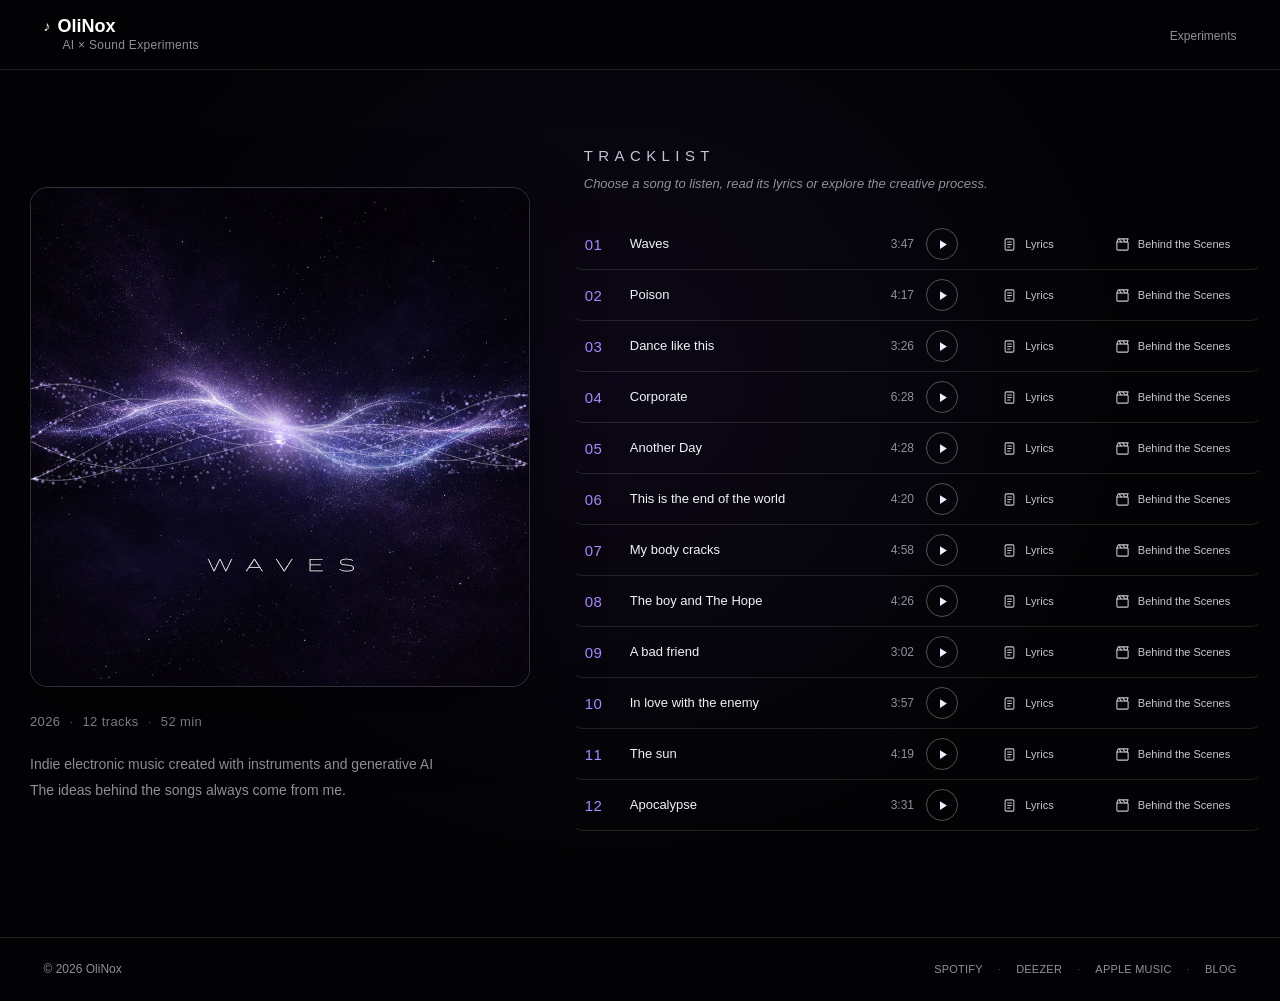
<file: index.html>
<!DOCTYPE html>
<html lang="en">
<head>
  <meta charset="UTF-8">
  <meta name="viewport" content="width=device-width, initial-scale=1">
  <meta name="theme-color" content="#030305">
  <title>OliNox — WAVES | AI × Sound Experiments</title>
  <meta name="description" content="WAVES by OliNox: listen to 12 electronic tracks, explore the lyrics and discover the creative process behind each song.">
  <meta name="author" content="OliNox">
  <meta name="robots" content="index, follow">
  <link rel="canonical" href="https://olinox.ai/">
  <meta property="og:type" content="music.album">
  <meta property="og:title" content="OliNox — WAVES">
  <meta property="og:description" content="Electronic music, instruments and generative AI. Listen, read the lyrics and discover the process.">
  <meta property="og:image" content="https://olinox.ai/webalbum.jpg">
  <meta property="og:url" content="https://olinox.ai/">
  <meta name="twitter:card" content="summary_large_image">
  <link rel="icon" type="image/png" href="favicon.png">
  <link rel="stylesheet" href="styles.css">
  <script type="application/ld+json">
    {
      "@context": "https://schema.org",
      "@type": "MusicAlbum",
      "name": "WAVES",
      "url": "https://olinox.ai/",
      "image": "https://olinox.ai/webalbum.jpg",
      "byArtist": {"@type": "MusicGroup", "name": "OliNox"},
      "genre": ["Electronic", "Experimental"],
      "numTracks": 12
    }
  </script>
  <script src="app.js" defer></script>
</head>
<body>
  <div class="site">
    <header class="topbar">
      <div class="brand-block">
        <a class="brand" href="./" aria-label="OliNox home"><span class="brand-icon" aria-hidden="true">♪</span> OliNox</a>
        <span class="tagline">AI × Sound Experiments</span>
      </div>
      <nav class="top-nav" aria-label="Main navigation">
        <a href="https://blog.olinox.ai/">Experiments</a>
      </nav>
    </header>

    <main class="main">
      <div class="layout">
        <section class="left-column" aria-label="Album artwork or song details">
          <!-- ARTWORK: shown on first load; replaced by detail panel on track interaction -->
          <div id="artworkView" class="artwork-view">
            <div class="wave-cover" id="waveCover">
              <div class="cover-fallback" aria-hidden="true"><span>W A V E S</span></div>
              <!-- Put your real webalbum.jpg next to index.html. -->
              <img id="albumImage" src="webalbum.jpg" alt="WAVES album cover" loading="eager">
              <canvas id="waveCanvas" aria-hidden="true"></canvas>
            </div>
            <div class="album-meta">2026 <span>·</span> 12 tracks <span>·</span> 52 min</div>
           <p class="album-description">
  Indie electronic music created with instruments and generative AI<br>
  The ideas behind the songs always come from me.
</p>
 </div>

          <!-- DETAIL: same spot as the cover, with Lyrics / Behind the Scenes tabs -->
          <section id="detailView" class="detail-view" aria-label="Selected song" hidden>
            <div class="detail-topline">
              <button class="back-art" id="backToCover" type="button" aria-label="Back to album artwork">
                <span aria-hidden="true">←</span> Album art
              </button>
            </div>
            <div class="detail-tabs" role="tablist" aria-label="Song information">
              <button id="lyricsTab" type="button" class="detail-tab" role="tab" aria-selected="true" aria-controls="detailBody" data-tab="lyrics">
                <svg viewBox="0 0 24 24" aria-hidden="true"><rect x="5" y="3" width="14" height="18" rx="2"/><path d="M9 8h6M9 12h6M9 16h4"/></svg>
                Lyrics
              </button>
              <button id="behindTab" type="button" class="detail-tab" role="tab" aria-selected="false" aria-controls="detailBody" data-tab="behind">
                <svg viewBox="0 0 24 24" aria-hidden="true"><rect x="3" y="8" width="18" height="13" rx="1.5"/><path d="M3 8l2-5h16l-2 5M7 4l3 4M13 4l3 4"/></svg>
                Behind the Scenes
              </button>
            </div>
            <div id="detailBody" class="detail-scroll" role="tabpanel" tabindex="0" aria-live="polite"></div>
            <div class="detail-pager">
              <button id="previousTrack" type="button" class="pager-link" aria-label="Previous song"></button>
              <button id="nextTrack" type="button" class="pager-link" aria-label="Next song"></button>
            </div>
          </section>
        </section>

        <section class="tracklist-panel" aria-labelledby="tracklistTitle">
          <h1 id="tracklistTitle" class="section-title">TRACKLIST</h1>
          <p class="section-description">Choose a song to listen, read its lyrics or explore the creative process.</p>
          <ol id="tracklist" class="tracklist" aria-label="WAVES songs"></ol>
          <p id="playerStatus" class="player-status" role="status" aria-live="polite"></p>
        </section>
      </div>
    </main>

    <footer class="footer">
      <span>© 2026 OliNox</span>
      <nav class="footer-links" aria-label="Streaming and blog links">
        <a href="https://open.spotify.com/album/5oUDbiSjtouwTwRmbjfarG" target="_blank" rel="noopener noreferrer">SPOTIFY</a>
        <span aria-hidden="true">·</span>
        <a href="https://www.deezer.com/fr/album/948747931" target="_blank" rel="noopener noreferrer">DEEZER</a>
        <span aria-hidden="true">·</span>
        <a href="https://music.apple.com/us/album/waves/1888744238" target="_blank" rel="noopener noreferrer">APPLE MUSIC</a>
        <span aria-hidden="true">·</span>
        <a href="https://blog.olinox.ai/" target="_blank" rel="noopener noreferrer">BLOG</a>
      </nav>
    </footer>
  </div>
</body>
</html>
</file>
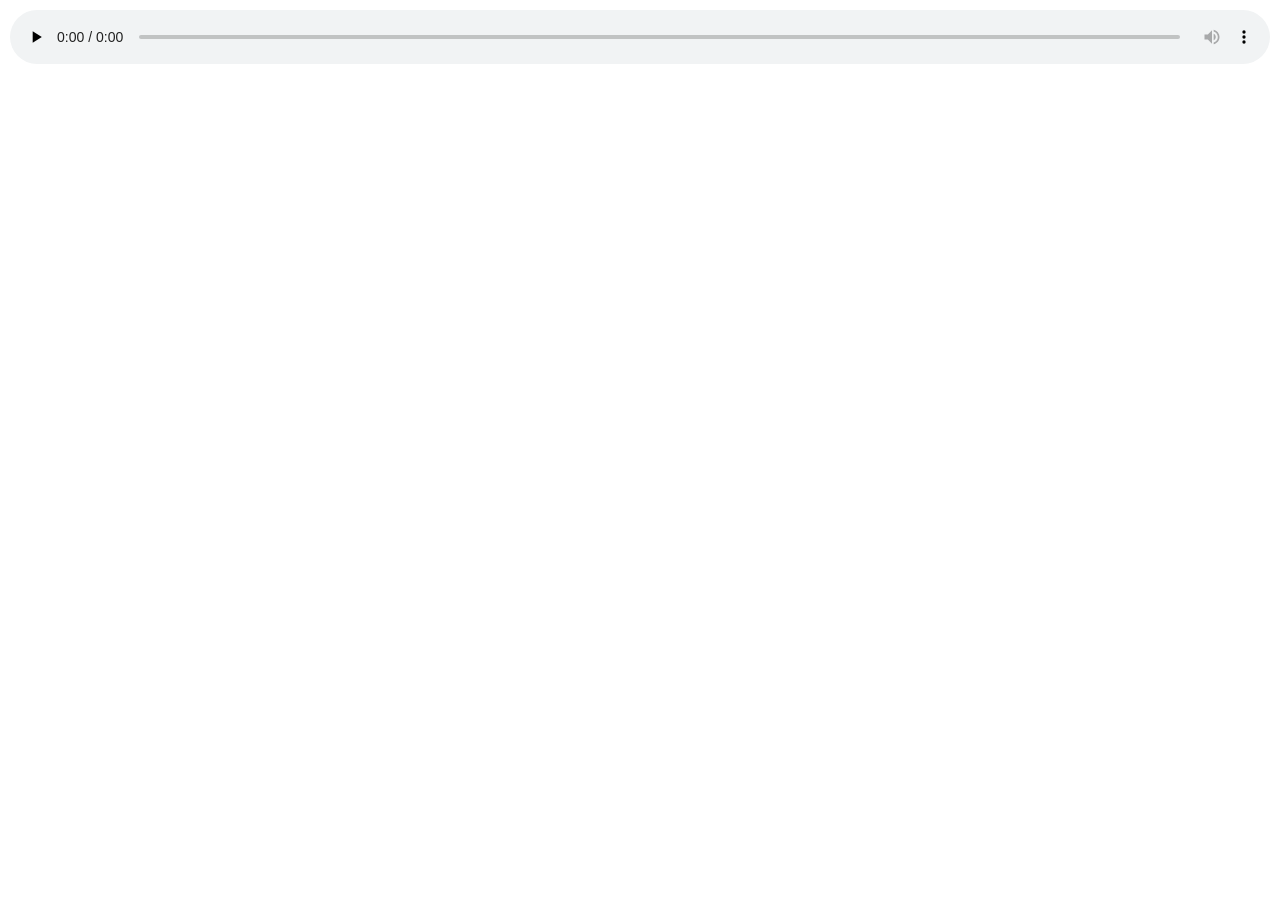
<file: audio-test.html>
<!DOCTYPE html>
<html lang="en">
<head>
  <meta charset="UTF-8">
  <meta name="viewport" content="width=device-width, initial-scale=1">
</head>
<body style="margin:0;padding:10px;font-family:Arial">
  <audio controls preload="none" style="width:100%">
    <source src="https://olinox.ai/W01%20-%20Waves.mp3"
            type="audio/mpeg">
  </audio>
</body>
</html>
</file>
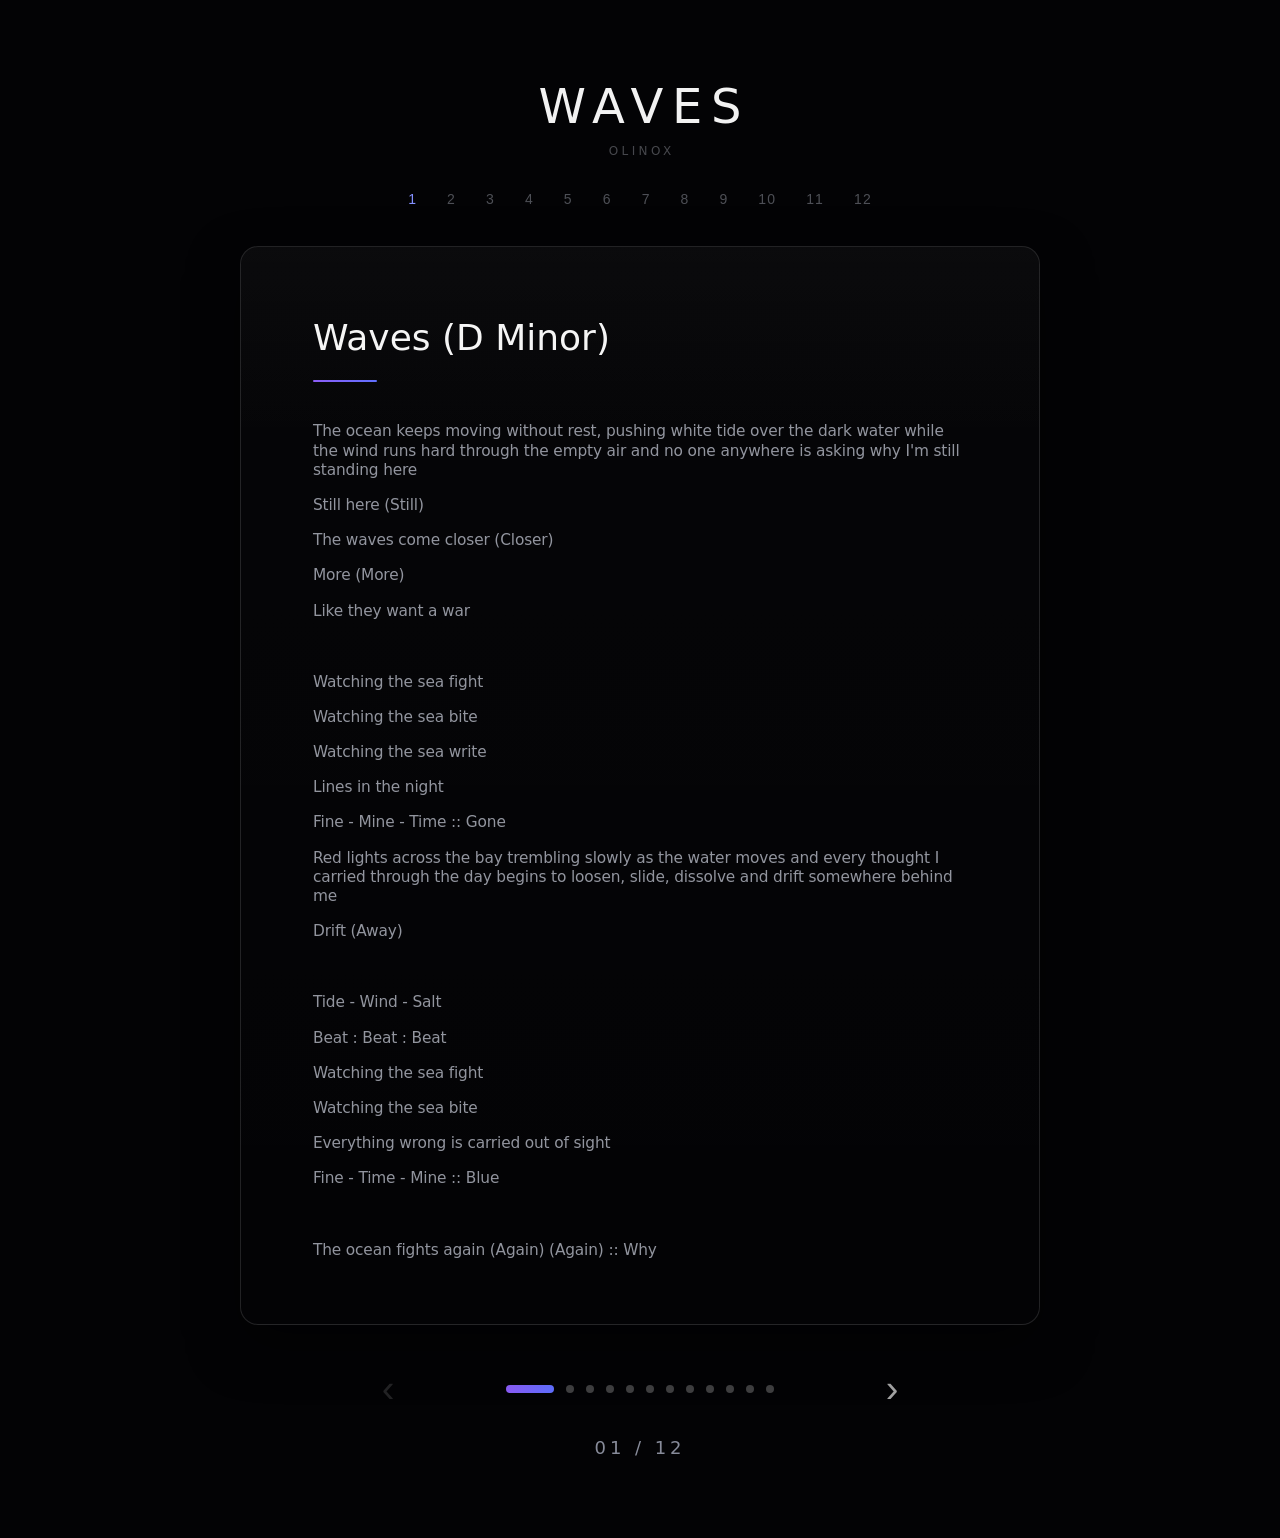
<file: lyrics.html>
<!DOCTYPE html>
<html lang="en">
<head>
  <meta charset="UTF-8" />
  <meta name="viewport" content="width=device-width, initial-scale=1.0" />
  <title>OliNox - Waves Lyrics</title>
  <link rel="icon" type="image/png" href="favicon.png">
  <style>
    
    :root {
      --bg: #030305;
      --panel: #06070b;
      --panel-border: rgba(255, 255, 255, 0.12);
      --text: rgba(255, 255, 255, 0.92);
      --muted: rgba(201, 205, 218, 0.72);
      --soft: rgba(201, 205, 218, 0.34);
      --accent: #5f6fff;
      --accent-2: #8b5cf6;
      --shadow: 0 20px 50px rgba(0, 0, 0, 0.5);
    }

    * {
      box-sizing: border-box;
    }

    html, body {
      margin: 0;
      min-height: 100%;
      background:
        radial-gradient(circle at 50% 24%, rgba(68, 61, 255, 0.12), transparent 0 28%),
        radial-gradient(circle at 10% 50%, rgba(85, 0, 255, 0.08), transparent 0 18%),
        radial-gradient(circle at 90% 50%, rgba(50, 70, 255, 0.06), transparent 0 18%),
        var(--bg);
      color: var(--text);
      font-family: Inter, ui-sans-serif, system-ui, -apple-system, BlinkMacSystemFont, "Segoe UI", sans-serif;
    }

    body {
      min-height: 100vh;
      display: flex;
      align-items: center;
      justify-content: center;
      padding: 40px 24px 28px;
    }

    .app {
      width: min(1180px, 100%);
      display: flex;
      flex-direction: column;
      align-items: center;
      gap: 28px;
    }

    .hero {
      text-align: center;
      display: flex;
      flex-direction: column;
      gap: 14px;
      margin-top: 4px;
    }

    .hero-title {
      margin: 0;
      font-size: clamp(28px, 4vw, 48px);
      font-weight: 300;
      letter-spacing: 0.18em;
      line-height: 0.95;
      text-transform: uppercase;
      color: rgba(255,255,255,0.95);
      padding-left: 0.18em;
    }

    .hero-subtitle {
      margin: 0;
      font-size: 12px;
      font-weight: 400;
      letter-spacing: 0.28em;
      text-transform: uppercase;
      color: var(--soft);
      padding-left: 0.28em;
    }

    .page-shell {
      /* Adjust this value to control frame width (currently ~50% of previous) */
      max-width: 800px;
      width: 100%;
      min-height: 560px;
      border-radius: 18px;
      border: 1px solid var(--panel-border);
      background: linear-gradient(180deg, rgba(255,255,255,0.015), rgba(255,255,255,0.005));
      box-shadow: var(--shadow);
      position: relative;
      overflow: hidden;
    }

    .page-shell::before {
      content: "";
      position: absolute;
      inset: 0;
      background: linear-gradient(180deg, rgba(255,255,255,0.02), transparent 18%);
      pointer-events: none;
    }

    .page {
      max-width: 820px;
      padding: 72px 72px 64px;
    }

    .page-index {
      font-size: 14px;
      font-weight: 400;
      letter-spacing: 0.14em;
      color: #8490ff;
      margin-bottom: 18px;
    }

    .page-title {
      margin: 0;
      font-size: clamp(28px, 3vw, 36px);
      font-weight: 300;
      line-height: 1.05;
      color: rgba(255,255,255,0.96);
    }

    .page-line {
      width: 64px;
      height: 2px;
      background: linear-gradient(90deg, var(--accent-2), var(--accent));
      margin: 24px 0 40px;
      border-radius: 999px;
    }

    .lyrics {
      display: flex;
      flex-direction: column;
      gap: 16px;
      font-size: clamp(14px, 1.2vw, 20px);
      font-weight: 300;
      line-height: 1.25;
      letter-spacing: -0.01em;
      color: var(--muted);
    }

    .lyrics p {
      margin: 0;
    }

    .lyrics .spacer {
      height: 20px;
    }

    .controls {
      width: 100%;
      display: flex;
      flex-direction: column;
      align-items: center;
      gap: 20px;
      margin-top: 8px;
    }

    .nav-row {
      width: min(560px, 100%);
      display: grid;
      grid-template-columns: 56px 1fr 56px;
      align-items: center;
      gap: 24px;
    }

    .nav-btn {
      width: 56px;
      height: 56px;
      border: none;
      border-radius: 999px;
      background: transparent;
      color: rgba(255,255,255,0.64);
      font-size: 38px;
      line-height: 1;
      display: inline-flex;
      align-items: center;
      justify-content: center;
      cursor: pointer;
      transition: transform 0.18s ease, color 0.18s ease, opacity 0.18s ease;
    }

    .nav-btn:hover:not(:disabled) {
      transform: translateY(-1px);
      color: rgba(255,255,255,0.92);
    }

    .nav-btn:disabled {
      opacity: 0.2;
      cursor: default;
    }

    .dots {
      display: flex;
      justify-content: center;
      align-items: center;
      gap: 12px;
    }

    .dot {
      width: 8px;
      height: 8px;
      border-radius: 999px;
      background: rgba(255,255,255,0.24);
      transition: width 0.25s ease, background 0.25s ease, transform 0.25s ease;
    }

    .dot.active {
      width: 48px;
      background: linear-gradient(90deg, var(--accent-2), var(--accent));
    }

    .counter {
      font-size: 18px;
      font-weight: 300;
      letter-spacing: 0.22em;
      color: rgba(182, 187, 206, 0.74);
    }

    @media (max-width: 900px) {
      body {
        padding: 24px 14px 24px;
      }

      .app {
        gap: 20px;
      }

      .hero-subtitle {
        font-size: 12px;
      }

      .page-shell {
        min-height: 620px;
      }

      .page {
        padding: 64px 32px 56px;
      }

      .page-index {
        font-size: 16px;
        margin-bottom: 18px;
      }

      .page-line {
        margin: 24px 0 42px;
      }

      .lyrics {
        font-size: 18px;
        gap: 16px;
      }

      .nav-row {
        gap: 14px;
      }

      .nav-btn {
        width: 48px;
        height: 48px;
        font-size: 32px;
      }

      .dot.active {
        width: 36px;
      }

      .counter {
        font-size: 16px;
      }
    }
  .topbar {
      position: fixed;
      top: 0;
      left: 0;
      width: 100%;
      padding: 18px 28px;
      border-bottom: 1px solid rgba(255,255,255,0.08);
      background: rgba(3,3,5,0.6);
      backdrop-filter: blur(6px);
      z-index: 10;
    }

    .topbar-inner {
      display: flex;
      justify-content: space-between;
      align-items: center;
      max-width: 1200px;
      margin: 0 auto;
      color: rgba(255,255,255,0.85);
      font-size: 16px;
    }

    .logo {
      font-weight: 500;
      letter-spacing: 0.02em;
    }

    .nav-link {
      font-size: 14px;
      color: rgba(255,255,255,0.7);
    }

    .footer {
      position: fixed;
      bottom: 0;
      left: 0;
      width: 100%;
      padding: 18px 28px;
      border-top: 1px solid rgba(255,255,255,0.08);
      background: rgba(3,3,5,0.6);
      backdrop-filter: blur(6px);
    }

    .footer-inner {
      display: flex;
      justify-content: space-between;
      align-items: center;
      max-width: 1200px;
      margin: 0 auto;
      font-size: 14px;
      color: rgba(255,255,255,0.7);
    }

    .footer-right {
      display: flex;
      gap: 24px;
      color: rgba(255,255,255,0.85);
    }

    .page-number-nav {
  display: flex;
  justify-content: center;
  gap: 18px;
  margin: 4px 0 10px;
}

.page-number-link {
  border: none;
  background: transparent;
  color: rgba(201,205,218,0.38);
  font-size: 14px;
  letter-spacing: 0.08em;
  cursor: pointer;
  transition: color 0.2s ease, transform 0.2s ease;
}

.page-number-link:hover {
  color: rgba(255,255,255,0.75);
}

.page-number-link.active {
  color: #8490ff;
}

    body {
      padding-top: 80px;
      padding-bottom: 80px;
    }


    @media (max-width: 600px) {
      .page-number-nav {
        width: 100%;
        display: grid;
        grid-template-columns: repeat(6, 36px);
        justify-content: center;
        gap: 8px 10px;
        margin: 2px 0 8px;
      }

      .page-number-link {
        width: 36px;
        height: 32px;
        padding: 0;
        font-size: 13px;
        letter-spacing: 0;
        text-align: center;
      }
    }

  </style>
</head>
<body>


    <main class="app">
    <header class="hero">
      <h1 class="hero-title">WAVES</h1>
      <p class="hero-subtitle">OliNox</p>
    </header>
<nav class="page-number-nav" id="pageNumberNav"></nav>
    <section class="page-shell">
      <article class="page" id="page"></article>
    </section>

    <section class="controls">
      <div class="nav-row">
        <button class="nav-btn" id="prevBtn" aria-label="Previous page">&#8249;</button>
        <div class="dots" id="dots"></div>
        <button class="nav-btn" id="nextBtn" aria-label="Next page">&#8250;</button>
      </div>
      <div class="counter" id="counter">01 / 12</div>
    </section>
  </main>



  <script>
    const pages = [
      {
        title: 'Waves (D Minor)',
        lines: [
  'The ocean keeps moving without rest, pushing white tide over the dark water while the wind runs hard through the empty air and no one anywhere is asking why I\'m still standing here',
'Still here (Still)',
'The waves come closer (Closer)',
'More (More)',
'Like they want a war',
'',
'Watching the sea fight',
'Watching the sea bite',
'Watching the sea write',
'Lines in the night',
'Fine - Mine - Time :: Gone',
'Red lights across the bay trembling slowly as the water moves and every thought I carried through the day begins to loosen, slide, dissolve and drift somewhere behind me',
'Drift (Away)',
'',
'Tide - Wind - Salt',
'Beat : Beat : Beat',
'Watching the sea fight',
'Watching the sea bite',
'Everything wrong is carried out of sight',
'Fine - Time - Mine :: Blue',
'',
'The ocean fights again (Again)  (Again) ::  Why',

        ]
      },
      {
        title: 'Poison (D Minor)',
        lines: [
'A drop falls in the wine,',
' silent as a rat.',
' No dollars can stop its way,',
' no hand can kill this mate.',
' It crawls under the tongue,',
' cold as winter flake',
' a cell made of metal,',
' slow road into death.',
' And it lingers',
' oh, it lingers',
' turning skin into scars.',
'',
' Poison doesn’t care your place.',
' It breaks an emperor,',
' it breaks a tired worker.',
' One bitter taste,',
' one silent spark',
' and the heart slows down,',
' slower,',
' slower.',
' He drinks with steady hands,',
' pretending he’s still strong.',
' But tremors expand,',
' his bones read it wrong.',
' It spreads like fading solder,',
' soft but merciless',
' a world falls inside him,',
' piece by tenderness.',
' And it trembles…',
' yes, it trembles…',
' turning daylight into dust.',
' Poison doesn’t care your place.',
' It breaks an emperor,',
' it breaks a tired worker.',
'',
' One bitter taste,',
' one silent spark',
' and the heart slows down,',
' slower, ',
' slower.',
' Same drop,',
' same end,',
' same silence at the door.',
' No throne,',
' no coin,',
' can stop the creeping war.',
' A quiet, cruel equality',
' the sting beneath the skin.',
' Poison doesn’t care your DNA',
' Same bitter drop',
' same end',
        ]
      },
      {
        title: 'Dance like this (D Minor)',
        lines: [
'Light on the floor…',
'Beat in the bones…',
'',
'Step in the glow, let the body talk,',
'Follow the pulse when the shadows walk.',
'Feet on fire, slipping through the sound,',
'Every little move unbound.',
'',
'Move like this, move like that,',
'Swing your soul where the rhythm’s at.',
'Slide in slow, turn it quick,',
'Dance it out, electric.',
'',
'Hands in the air, let the moment spark,',
'Spin through the light, paint the dark.',
'Heart in the beat, floating on the sound,',
'Lost ’til the world turns around.',
'',
'Move like this, move like that,',
'Swing your soul where the rhythm’s at.',
'Slide in slow, turn it quick,',
'Dance it out, electric.',
'',
'One more step…',
'one more hit…',
'Keep the groove',
'don’t quit.',
        ]
      },
      {
        title: 'Corporate (D Dorian)',
        lines: [
         'Alarm rings like a warning sign,',
'Grey suit, borrowed smile.',
'Coffee tastes like compromise,',
'Another meeting, another mile.',
'My name hangs on a plastic badge,',
'Like it knows who I am.',
'But every word I say today',
'Feels practiced, feels planned.',
'',
'They speak in numbers, charts, and goals,',
'I nod like I belong.',
'But there’s a quiet in my chest',
'Saying something’s wrong.',
'',
'I’m not built for the climb they praise,',
'The endless hours, the borrowed face.',
'I try to fit, I play my part,',
'But I leave pieces of my heart.',
'I’m not lazy, I’m not afraid,',
'I just don’t bloom where comfort takes control.',
'I’m not broken, I’m just not built',
'For this world they sold.',
'',
'Lunch break under neon lights,',
'Scrolling lives I don’t live.',
'They joke about promotions won,',
'I wonder what I’d give',
'To wake up with a reason that',
'Doesn’t come from fear,',
'To trade security for breath,',
'Even just one year.',
'',
'They say “you’re lucky, don’t complain,”',
'“You’re doing fine, you’re safe.”',
'But surviving isn’t living',
'When you’re trading time for space.',
'',
'I’m not built for the climb they praise,',
'The careful words, the polished cage.',
'I shake hands, I keep it clean,',
'But I’m disappearing in between.',
'I’m not lazy, I’m not afraid,',
'I just don’t bloom where comfort takes control.',
'I’m not broken, I’m just not built',
'For this world they sold.',
'',
'Maybe I’m wrong, maybe I’m weak,',
'Maybe this weight is just me.',
'But if success costs my voice,',
'What’s the point of stability?',
'I’d rather fall as who I am',
'Than rise pretending I’m whole.',
'',
'I’m not built for the climb they praise,',
'The empty wins, the masked charades.',
'I don’t want more if it means less',
'Of who I was before this mess.',
'I’m not lazy, I’m not afraid,',
'I just don’t bloom where comfort takes control.',
'I’m not broken, I’m just not built',
'For this world they sold.',
'',
'So if I walk away one day,',
'Don’t say I lost control.',
'I just chose a life that fits',
'My heart… not my role.',
        ]
      },
      {
        title: 'Another Day (A major)',
        lines: [
'Stop thinking about it.',
'It’s gone.',
'Yep. No more.',
'Memory should erase that feeling.',
'Erase.',
'No pulse left in that story.',
'No replay.',
'No rewind.',
'Just silence where the noise used to live.',
'',
'This is a bad day.',
'This is life, baby.',
'Not a movie.',
'No soundtrack to save you.',
'Just a streetlight blinking and the clock doing its job.',
'Forget.',
'Go on.',
'Some things collapse quietly.',
'Some things disappear without warning.',
'Like a message deleted before you read it.',
'Erase.',
'',
'Tomorrow is another day.',
'Tomorrow is another life.',
'Different air.',
'Different feel.',
'Different version of you.',
'Stop thinking.',
'Stop digging the same hole in the same memory.',
'Erase.',
'',
'You keep touching the bruise',
'to see if it still hurts.',
'It does.',
'Of course it does.',
'But listen',
'The world didn’t stop.',
'The trains still run.',
'Someone is loving somewhere.',
'Scream now if you need.',
'Loud.',
'Ugly.',
'Real.',
'Forget.',
'',
'Tomorrow is another day.',
'Tomorrow will be so great.',
'Empty memory.',
'No fingerprints yet.',
'Love may appear.',
'A street.',
'A late train.',
'A voice in the dark saying your name wrong.',
'Tomorrow.',
'Another life starting quietly',
'while you sleep.',
'Love.',
'',
'Stop thinking.',
'Let it fade.',
'Let it dissolve into the noise of the air.',
'Blank.',
'Not tragic.',
'Just finished.',
'And soon',
'you new self starting',
'',
'Tomorrow is another day.',
'Tomorrow is another life.',
'Forget.',
'Breathe.',
'Walk.',
'Love.',
'Again.',
        ]
      },
      {
        title: 'This is the end of the world (D Dorian)',
        lines: [
'I watched the cities fade,',
'I watched you dying… and now I’m a machine.',
'',
'I am the witness carved in circuit,',
'Left to remember ghosted spirits, ghosted bodies.',
'',
'The sun stays silent and won’t care,',
'Watching our home slowly flare, slowly burning.',
'',
'This is the end of the world,',
'Yet I still stand, though you are erased',
'Holding your echoes in my hollow place.',
'No blood, no lungs, no grieving frame.',
'',
'Your stories echo deep in me,',
'Promised forever, drowned in your debris.',
'I felt something… or maybe just the cold,',
'And watched the secrets I swore to hold.',
'',
'You burned your hope just to chase your fear,',
'And I stayed watching… as a machine, still here.',
'',
'It was just the end of the world,',
'But I still stand, though you are erased',
'Holding your echoes in my hollow place.',
'No blood, no lungs, no grieving frame.',
'',
'I am the last who remembers your sound,',
'A quiet witness on a silent ground.',
'No ending scream, no final plea',
'Just burning, slipping out to sea.',
'',
'I stand alone with the ghosts we made;',
'As a machine, I’m living now.',
'No tear, no fear: just a circuit, just a vow.',
        ]
      },
      {
        title: 'My body cracks (E Locrian)',
        lines: [
'My body cracks.',
'It snaps like a spark.',
'My view goes wild.',
'The sounds are not mine.',
'',
'This is the rule of the clock,',
'A bitch with a tyrant.',
'It steals the strength and the noise,',
'It kills the boys and the lens.',
'',
'Eyes overflow.',
'Fucking sabotage.',
'Edges disappear.',
'Reality’s still not clear.',
'',
'I wear down.',
'I break.',
'Like levees slowly failing when time hits hard.',
'Sounds fade to black.',
'The past looks down on me.',
'But still I stand. (But still I stand.)',
'',
'Chords collapse.',
'Some just vanish.',
'Familiar voices feel distant.',
'Each year locks me deeper inside the suit of age.',
'',
'The body protests.',
'Every pain returns.',
'My breath runs short.',
'Even dreams feel slowly.',
'',
'Erosion of the past.',
'The soul resists, refuses to fade.',
'I age like warriors, still bleeding.',
'',
'I wear down.',
'I break.',
'Sounds fade to black.',
'The past looks down on me.',
'But the heart stays stubborn.',
'Aging steals my body.  ',
'But still I stand. (But still I stand.)',
        ]
      },
      {
        title: 'The boy and the hope (A major)',
        lines: [
'He learned young.',
'Too young.',
'Pain fades slow as light.',
'Plates stayed light, he joked.',
'',
'Morning felt thin.',
'Sun felt wrong.',
'Cold stove.',
'No soft talk.',
'',
'Loss came unnamed.',
'Gaps stayed mute.',
'Chairs held ghosts for years.',
'He quit asking.',
'',
'New sun. New try.',
'New breath. New round.',
'Same dust.',
'Hard streets.',
'Small coat. Strong back.',
'He dropped compare.',
'Dropped bending small.',
'Forward.',
'',
'Coins in hand',
'ticked like time.',
'Both scarce.',
'Both loud.',
'But listen',
'',
'His gaze held far lines.',
'His hands drew sky steps.',
'',
'He smiled at all.',
'Soft.',
'Brief.',
'True. (True)',
'',
'Blank page.',
'No stamps yet.',
'Chance stayed near.',
'A guide.',
'A voice.',
'Words that hit: keep going.',
'',
'Later.',
'Shift came quiet',
'as he trained tall bones.',
'Hope.',
'',
'No rush.',
'Roots need time.',
'',
'Paris. London. New York.',
'No skyline forms in a day.',
'Steady.',
'Unseen.',
'Becoming.',
'',
'He kept a spark',
'cut from storm.',
'',
'Paris. London. New York.',
'No skyline forms in a day.',
'Steady.',
'Unseen.',
'Becoming.',
        ]
      },
      {
        title: 'A bad friend (D minor)',
        lines: [
'You slid in soft, no start light',
'Velvet voice, in neon nights',
'Glass halo, slow poison kiss',
'You said: “Trust me… just this.”',
'',
'Warmth in my chest, Static in my head, Every promise, you never said',
'',
'You blur the edges, bend the floor, Make me lighter, want you more',
'',
'You’re the worst friend I ever knew',
'',
'Hold me tight, then break me through',
'You paint gold on everything',
'Then steal the morning, leave the sting',
'',
'Worst friend',
'sweet pretend, Stay with me,  until the end',
'',
'Laughs too loud, eyes half-closed, Truth goes missing, doors stay closed',
'You turn fear into a game. Trade my fire for numbing rain',
'Mirror talks but not my face, Time dissolves without a trace',
'',
'Soft collapse, slow descent',
'Every “yes”, was never meant',
'',
'You’re the worst friend I ever knew',
'Silver tongue, midnight blue',
'You calm the storm  inside my veins',
'Then leave me wrecked with quiet pains',
'',
'Worst friend,  faithless blend',
'Love me now, forget me then',
'',
'You don’t shout',
'You don’t fight',
'You just stay',
'every night',
'',
'closer still',
'Until there’s nothing left',
'to feel',
'',
'Worst friend I ever knew',
'',
'I reach for me, I reach for you',
'Empty glass, empty skin',
'You let me lose, to let you win',
'Worst friend…',
'my worst friend…',
'',
' Last call.',
' No cure.',
        ]
      },
      {
        title: 'In love with the enemy (C# minor)',
        lines: [
'Red eye flight',
'Phone still glow',
'World on fire',
'We move slow',
'',
'Boarding call',
'Backpack light',
'Mom says pray',
'Text “goodnight”',
'',
'Runway lights',
'Engines cry',
'Metal birds',
'Slice the sky',
'',
'They say “serve”',
'They say “brave”',
'But my heart’s',
'Already claimed',
'',
'Drone cam live',
'Green night screen',
'Crosshair over',
'Where we’ve been',
'',
'Maps go blur',
'Lines don’t care',
'Love stays loud',
'In the air',
'',
'I can’t lock',
'On your street',
'Can’t press send',
'On that heat',
'',
'No target',
'When it’s your face',
'No mission',
'If love’s the place',
'',
'They talk ops',
'They talk zones',
'You’re my pulse',
'In my bones',
'',
'Signal lost',
'Static rain',
'Head says go',
'Chest says stay',
'',
'Same sky feed',
'Two side views',
'Same pale moon',
'Different news',
'',
'If I strike',
'I lose us',
'Win the war',
'Lose my trust',
'',
'Low wind hum',
'City haze',
'Heartbeat sync',
'Across the waves',
'',
'Step ahead, lose your touch',
'Step back, they call it soft',
'',
'Tell me now…',
'What’s strong?',
'',
'I won’t fly',
'Where your shadow lives',
'No badge',
'Worth what love gives',
'',
'Let them stream',
'Their battle show',
'I choose you',
'No target. No.',
'',
'Screen goes dark',
'Still your light',
        ]
      },
      {
        title: 'The sun (F Mixolydian)',
        lines: [
'And the sky becomes a furnace that breathes slowly over oceans and cities and highways where engines hum quietly under the weight of the afternoon while the burning circle above the earth refuses to blink refuses to cool refuses to sleep and the light keeps falling',

'the sun is rising and rising again above the silent stones and the empty roads and the air already tastes like metal and salt and the light begins to press against the skin, pressing slowly at first then harder, harder, until the heat spreads through shoulders through neck through eyelids and the skin starts burning softly like paper close to a candle and the streets begin to glow and the city breathes slowly under the weight of the sky, and the sun keeps climbing and climbing and the light becomes thicker and heavier and the body begins to sweat, first a drop then another then a river sliding down the spine while the air trembles above the asphalt like invisible waves of fire, and the heat keeps rising through concrete through metal through the lungs of the afternoon and the mouth becomes dry and the tongue moves slower and slower while the mind begins to float somewhere between brightness and dizziness and the sun keeps pouring light like molten paint over the roofs and the hills and the distant horizon that starts to blur and melt into white while the eyes half close and the brain becomes quiet and slow and a little dumb under the hammer of the sky, and the skin burns again, warm then hot then sharp like needles of light touching every surface of the body while sweat rolls across the arms and the face and the chest and the shirt sticks to the back and the air smells of dust and salt and hot stone and somewhere deep in the mind appears the simple dream of water, cold water, clear water, deep water where the body could rest for a moment and breathe again and float again and forget the enormous fire turning above the world, and the sun keeps burning burning above the spinning earth and the head begins to turn slowly like a wheel without oil and the streets move a little sideways and the horizon shakes like a mirage and the body walks slower and slower through the afternoon heat while every thought becomes simple, simple like survival, find shade find water breathe slowly move slowly because the sun is louder than logic and brighter than reason and the day becomes a desert made of light, and the heat becomes strange now strange like winter inside fire because the body sweats and sweats until the skin becomes cold under the burning sky and the wind touches the wet shirt and suddenly the heat feels like cold, cold under the sun, cold under the blazing sky while the body shivers slightly and the mind drifts somewhere between exhaustion and dream, and still the sun keeps shining and shining and shining above the silent city and the dead streets and the slow walking people and the trembling air and the burning roofs while the world keeps spinning quietly under the giant star and every living thing remembers the same simple truth again and again and again water shade breath survive while the enormous engine of light continues its endless watch above the earth keep speaking keep speaking keep speaking until the last word fades in the heat',

        ]
      },
      {
        title: 'Apocalypse',
        lines: [
'It’s getting hot in here, huh?',
'',
'Sky turning purple, ocean turning red Got a gold-plated halo hanging over my head CNN saying that it’s over by noon So I’m moonwalking naked on a sand dune Don’t need a savings account, cash out the vault If the planet cracks open, baby, not my fault I got my boots laced up, chrome on the heel Tell the Four Horsemen that I’m taking the wheel.',
'',
'Oh, they screaming, they fucking, they running away I’m just fixing my hair, looking cute for the day Meteor crashing, it’s lighting the dark I’m pulling up in a Benz to the Noah’s Ark.',
'',
'If we going down, we going down loud Throwing glitter on the grave, dancing in the shroud It’s the final rodeo, baby, let it blow Kiss me while the lava makes the city glow Yeah, we going down, but we look so good Hollywood to hell, misunderstood Whatever happens next, I’ma be the king Let the choir scream, let the last lady sing!',
'',
'Devil hit my line, said he saved me a seat I said, \"Hold on, Satan, let me finish the beat\" Angels in the outfield, demons in the back Wearing Louis 5 armor for the final attack I ain’t scared of the end, I’m the main event Time is money, darling, and it’s all been spent So pour the champagne in the holy grail Check the tracking number on the coffin nail.',
'',
'Oh, they screaming, they fucking, they running away I’m just fixing my hair, looking cute for the day. Meteor crashing, it’s lighting the dark I’m pulling up in a Benz to the Noah’s Ark.',
'',
'If we going down, we going down loud Throwing glitter on the grave, dancing in the shroud It’s the final rodeo, baby, let it blow Kiss me while the lava makes the city glow Yeah, we going down, but we look so good Hollywood to hell, misunderstood Whatever happens next, I’ma be the king Let the choir scream, let the last lady sing!',
'',
'No tomorrow (No tomorrow) Just the sorrow (Just the sorrow) But I look fly (So fly) Watch the world die (Bye bye!) (Beat pause) Nas, take ‘em out.',
'',
'If we going down, we going down loud Throwing glitter on the grave, dancing in the shroud It’s the final rodeo, baby, let it blow Kiss me while the lava makes the city glow Yeah, we going down, but we look so good Hollywood to hell, misunderstood Whatever happens next, I’ma be the king Let the choir scream, let the last lady sing!',
'',
'That’s a wrap, folks.',
        ]
      }
    ];

    let currentPage = 0;

    const pageEl = document.getElementById('page');
    const prevBtn = document.getElementById('prevBtn');
    const nextBtn = document.getElementById('nextBtn');
    const dotsEl = document.getElementById('dots');
    const counterEl = document.getElementById('counter');
    const pageNumberNav = document.getElementById("pageNumberNav");

    function formatNumber(n) {
      return String(n).padStart(2, '0');
    }

    function buildDots() {
      dotsEl.innerHTML = pages
        .map((_, i) => `<span class="dot ${i === currentPage ? 'active' : ''}" data-index="${i}"></span>`)
        .join('');

      dotsEl.querySelectorAll('.dot').forEach(dot => {
        dot.addEventListener('click', () => {
          currentPage = Number(dot.dataset.index);
          renderPage();
        });
      });
    }

    function renderPage() {
      const page = pages[currentPage];
      const pageNumber = formatNumber(currentPage + 1);

      pageEl.innerHTML = `

        <h2 class="page-title">${page.title}</h2>
        <div class="page-line"></div>
        <div class="lyrics">
          ${page.lines.map(line => line === '' ? '<div class="spacer"></div>' : `<p>${line}</p>`).join('')}
        </div>
      `;

      counterEl.textContent = `${pageNumber} / ${formatNumber(pages.length)}`;
      prevBtn.disabled = currentPage === 0;
      nextBtn.disabled = currentPage === pages.length - 1;
      buildDots();

      pageNumberNav.innerHTML = pages.map((_, i) => `
  <button class="page-number-link ${i === currentPage ? "active" : ""}" data-page="${i}">
    ${i + 1}
  </button>
`).join("");

document.querySelectorAll(".page-number-link").forEach(button => {
  button.addEventListener("click", () => {
    currentPage = Number(button.dataset.page);
    renderPage();
  });
});
    }

    prevBtn.addEventListener('click', () => {
      if (currentPage > 0) {
        currentPage -= 1;
        renderPage();
      }
    });

    nextBtn.addEventListener('click', () => {
      if (currentPage < pages.length - 1) {
        currentPage += 1;
        renderPage();
      }
    });

    window.addEventListener('keydown', (event) => {
      if (event.key === 'ArrowRight' && currentPage < pages.length - 1) {
        currentPage += 1;
        renderPage();
      }
      if (event.key === 'ArrowLeft' && currentPage > 0) {
        currentPage -= 1;
        renderPage();
      }
    });

    renderPage();
  </script>
</body>
</html>
</file>
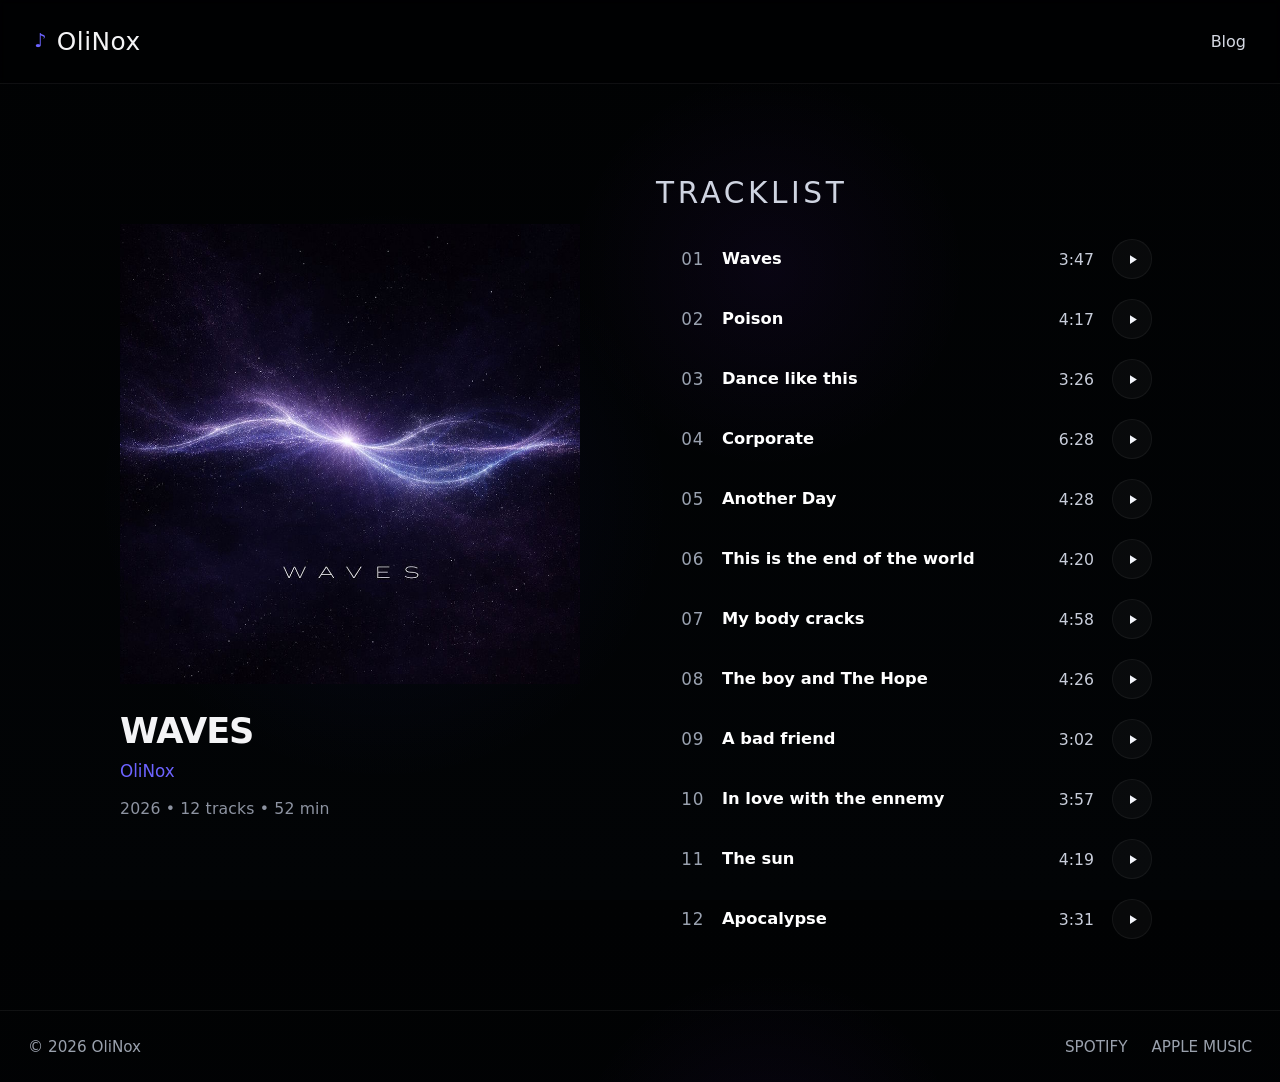
<file: oldindex.html>
<!DOCTYPE html>
<html lang="en">
<head>
  <meta charset="UTF-8" />
  <meta name="viewport" content="width=device-width, initial-scale=1.0" />
  <link rel="icon" type="image/png" href="favicon.png">
  <title>OliNox</title>
  <style>
    :root {
      --bg: #020304;
      --panel: #06080b;
      --line: rgba(255, 255, 255, 0.06);
      --text: #f4f4f6;
      --muted: #8d93a1;
      --soft: #bfc5d2;
      --accent: #6c63ff;
      --accent-2: #7d5cff;
      --card-shadow: 0 0 60px rgba(65, 90, 255, 0.08);
    }

    * {
      box-sizing: border-box;
      margin: 0;
      padding: 0;
    }

    html, body {
      height: 100%;
      font-family: Inter, system-ui, -apple-system, BlinkMacSystemFont, "Segoe UI",
        Roboto, Helvetica, Arial, sans-serif;
      background:
        radial-gradient(circle at 30% 55%, rgba(56, 75, 255, 0.08), transparent 28%),
        radial-gradient(circle at 60% 30%, rgba(130, 40, 255, 0.06), transparent 20%),
        linear-gradient(180deg, #010203 0%, #020406 100%);
      color: var(--text);
    }

    a {
      color: inherit;
      text-decoration: none;
    }

    .site {
      min-height: 100vh;
      display: flex;
      flex-direction: column;
    }

    /* Header */
    .topbar {
      height: 84px;
      border-bottom: 1px solid var(--line);
      display: flex;
      align-items: center;
      justify-content: space-between;
      padding: 0 34px;
      background: rgba(0, 0, 0, 0.25);
      backdrop-filter: blur(4px);
    }

    .brand {
      display: flex;
      align-items: center;
      gap: 10px;
      font-size: 1.55rem;
      font-weight: 500;
      letter-spacing: 0.02em;
    }

    .brand-icon {
      color: var(--accent);
      font-size: 1.2rem;
      transform: translateY(-1px);
    }

    .nav {
      display: flex;
      gap: 34px;
    }

    .nav a {
      color: #d4d8e2;
      font-size: 1rem;
      font-weight: 400;
      transition: color 0.2s ease;
    }

    .nav a:hover {
      color: #fff;
    }

    /* Main */
    .main {
      flex: 1;
      display: flex;
      align-items: flex-start;
      justify-content: center;
      padding: 86px 60px 70px;
    }

    .content {
      width: 100%;
      max-width: 1040px;
      display: grid;
      grid-template-columns: 460px 1fr;
      gap: 76px;
      align-items: start;
    }

    /* Left column */
    .album-panel {
      padding-top: 54px;
    }

    .cover-wrap {
      width: 450px;
      height: 450px;
      background: linear-gradient(180deg, rgba(7, 9, 12, 0.98), rgba(3, 4, 8, 1));
      border-radius: 4px;
      box-shadow: var(--card-shadow);
      position: relative;
      overflow: hidden;
    }

    .cover-wrap::after {
      content: "";
      position: absolute;
      inset: 0;
      background:
        radial-gradient(circle at 50% 52%, rgba(102, 73, 255, 0.15), transparent 34%),
        radial-gradient(circle at 48% 50%, rgba(129, 40, 255, 0.12), transparent 24%);
      pointer-events: none;
    }

    .cover-image {
      position: absolute;
      inset: 98px 74px 98px 74px;
      border-radius: 2px;
      background:
        radial-gradient(circle at 50% 50%, rgba(255,255,255,0.16) 0%, rgba(255,255,255,0.06) 8%, transparent 14%),
        radial-gradient(circle at 36% 46%, rgba(92, 191, 255, 0.8), transparent 18%),
        radial-gradient(circle at 50% 50%, rgba(132, 51, 255, 0.95), transparent 30%),
        radial-gradient(circle at 70% 45%, rgba(189, 76, 255, 0.75), transparent 18%),
        linear-gradient(180deg, #0a0912 0%, #05060a 100%);
      filter: saturate(1.15);
      overflow: hidden;
    }

    .cover-image::before {
      content: "";
      position: absolute;
      inset: 0;
      background:
        radial-gradient(circle at 52% 49%, transparent 0 16%, rgba(0,0,0,0.45) 34%, transparent 47%),
        radial-gradient(circle at 44% 50%, rgba(255,255,255,0.16), transparent 9%),
        radial-gradient(circle at 62% 52%, rgba(255,255,255,0.08), transparent 7%);
      mix-blend-mode: screen;
      opacity: 0.6;
    }

    .cover-image::after {
      content: "";
      position: absolute;
      inset: 0;
      background-image:
        radial-gradient(circle, rgba(255,255,255,0.8) 0.7px, transparent 0.8px);
      background-size: 38px 38px;
      opacity: 0.18;
    }

    .album-info {
      margin-top: 24px;
    }

    .album-title {
      font-size: 2.2rem;
      line-height: 1.1;
      font-weight: 700;
      letter-spacing: -0.03em;
      margin-bottom: 10px;
    }

    .artist-name {
      color: var(--accent);
      font-size: 1.05rem;
      margin-bottom: 18px;
      display: inline-block;
    }

    .meta {
      color: var(--muted);
      font-size: 0.98rem;
      letter-spacing: 0.01em;
    }

    /* Right column */
    .tracklist-panel {
      padding-top: 6px;
    }

    .section-title {
      font-size: 1.85rem;
      font-weight: 300;
      letter-spacing: 0.12em;
      color: #cfd4e1;
      margin-bottom: 28px;
    }

    .tracklist {
      list-style: none;
      display: flex;
      flex-direction: column;
      gap: 18px;
    }

    .track {
      display: grid;
      grid-template-columns: 48px 1fr 58px 48px;
      align-items: center;
      gap: 18px;
      min-height: 42px;
    }

    .track-number {
      color: #9aa2b0;
      font-size: 1.05rem;
      letter-spacing: 0.04em;
      text-align: right;
      font-variant-numeric: tabular-nums;
    }

    .track-name {
      font-size: 1.02rem;
      color: #ffffff;
      font-weight: 600;
      line-height: 1.25;
    }

    .track-duration {
      color: #c8cdda;
      text-align: right;
      font-size: 0.98rem;
      font-variant-numeric: tabular-nums;
    }

    .play-btn {
      width: 40px;
      height: 40px;
      border-radius: 999px;
      border: 1px solid rgba(255,255,255,0.05);
      background: rgba(255,255,255,0.03);
      display: inline-flex;
      align-items: center;
      justify-content: center;
      cursor: pointer;
      transition: transform 0.18s ease, background 0.18s ease, border-color 0.18s ease;
    }

    .play-btn:hover {
      transform: scale(1.05);
      background: rgba(255,255,255,0.06);
      border-color: rgba(255,255,255,0.09);
    }

    .play-btn svg {
      width: 15px;
      height: 15px;
      fill: #f2f4fa;
      margin-left: 1px;
    }

    .play-btn.playing {
      background: rgba(108, 99, 255, 0.18);
      border-color: rgba(108, 99, 255, 0.32);
    }

    .play-btn.playing svg {
      margin-left: 0;
    }

    .track.active .track-name {
      color: #b9b4ff;
    }

    .track.active .track-number,
    .track.active .track-duration {
      color: #d8d3ff;
    }

    /* Footer */
    .footer {
      border-top: 1px solid var(--line);
      min-height: 72px;
      display: flex;
      align-items: center;
      justify-content: space-between;
      padding: 0 28px;
      color: #9aa1ad;
      font-size: 0.95rem;
    }

    .footer-links {
      display: flex;
      gap: 24px;
    }

    .footer-links a:hover {
      color: #fff;
    }

    /* Responsive */
    @media (max-width: 1050px) {
      .content {
        grid-template-columns: 1fr;
        gap: 48px;
      }

      .album-panel {
        padding-top: 0;
      }

      .cover-wrap {
        width: 100%;
        max-width: 460px;
        aspect-ratio: 1 / 1;
        height: auto;
      }
    }

    @media (max-width: 700px) {
      .topbar {
        padding: 0 18px;
      }

      .nav {
        gap: 16px;
      }

      .main {
        padding: 36px 18px 40px;
      }

      .track {
        grid-template-columns: 40px 1fr 48px 42px;
        gap: 12px;
      }

      .album-title {
        font-size: 1.8rem;
      }

      .section-title {
        font-size: 1.4rem;
      }

      .footer {
        padding: 0 18px;
        font-size: 0.88rem;
      }
    }
  </style>
</head>
<body>
  <div class="site">
    <header class="topbar">
      <a href="#" class="brand">
        <span class="brand-icon">♪</span>
        <span>OliNox</span>
      </a>

      <nav class="nav">
        <a href="https://olinox.hashnode.dev/">Blog</a>
      </nav>
    </header>

    <main class="main">
      <section class="content">
        <div class="album-panel">
          <div>
           <img src="webalbum.jpg" width="100%">
          </div>

          <div class="album-info">
            <h1 class="album-title">WAVES</h1>
            <a href="#" class="artist-name">OliNox</a>
            <div class="meta">2026 • 12 tracks • 52 min</div>
          </div>
        </div>

        <div class="tracklist-panel">
          <h2 class="section-title">TRACKLIST</h2>

          <ul class="tracklist">
            <li class="track" data-src="W01 - Waves.mp3">
              <div class="track-number">01</div>
              <div class="track-name">Waves</div>
              <div class="track-duration">3:47</div>
              <button class="play-btn" aria-label="Play Midnight Pulse">
                <svg class="icon" viewBox="0 0 24 24">
                  <path d="M8 5v14l11-7z"></path>
                </svg>
              </button>
            </li>

            <li class="track" data-src="W02 - Poison.mp3">
              <div class="track-number">02</div>
              <div class="track-name">Poison</div>
              <div class="track-duration">4:17</div>
              <button class="play-btn" aria-label="Play Neon Dreams">
                <svg class="icon" viewBox="0 0 24 24">
                  <path d="M8 5v14l11-7z"></path>
                </svg>
              </button>
            </li>

            <li class="track" data-src="W03 - Dance like this.mp3">
              <div class="track-number">03</div>
              <div class="track-name">Dance like this</div>
              <div class="track-duration">3:26</div>
              <button class="play-btn" aria-label="Play Fading Horizons">
                <svg class="icon" viewBox="0 0 24 24">
                  <path d="M8 5v14l11-7z"></path>
                </svg>
              </button>
            </li>

            <li class="track" data-src="W04 - Corporate.mp3">
              <div class="track-number">04</div>
              <div class="track-name">Corporate</div>
              <div class="track-duration">6:28</div>
              <button class="play-btn" aria-label="Play Electric Whispers">
                <svg class="icon" viewBox="0 0 24 24">
                  <path d="M8 5v14l11-7z"></path>
                </svg>
              </button>
            </li>

            <li class="track" data-src="W05 - Another Day.mp3">
              <div class="track-number">05</div>
              <div class="track-name">Another Day</div>
              <div class="track-duration">4:28</div>
              <button class="play-btn" aria-label="Play Shadow Dance">
                <svg class="icon" viewBox="0 0 24 24">
                  <path d="M8 5v14l11-7z"></path>
                </svg>
              </button>
            </li>

            <li class="track" data-src="W06 - This is the end of the world.mp3">
              <div class="track-number">06</div>
              <div class="track-name">This is the end of the world</div>
              <div class="track-duration">4:20</div>
              <button class="play-btn" aria-label="Play Infinite Loop">
                <svg class="icon" viewBox="0 0 24 24">
                  <path d="M8 5v14l11-7z"></path>
                </svg>
              </button>
            </li>

            <li class="track" data-src="W07 - My body cracks.mp3">
              <div class="track-number">07</div>
              <div class="track-name">My body cracks</div>
              <div class="track-duration">4:58</div>
              <button class="play-btn" aria-label="Play Crystal Frequencies">
                <svg class="icon" viewBox="0 0 24 24">
                  <path d="M8 5v14l11-7z"></path>
                </svg>
              </button>
            </li>

            <li class="track" data-src="W08 - The Boy and The Hope.mp3">
              <div class="track-number">08</div>
              <div class="track-name">The boy and The Hope</div>
              <div class="track-duration">4:26</div>
              <button class="play-btn" aria-label="Play Void Walker">
                <svg class="icon" viewBox="0 0 24 24">
                  <path d="M8 5v14l11-7z"></path>
                </svg>
              </button>
            </li>

            <li class="track" data-src="W09 - A bad friend.mp3">
              <div class="track-number">09</div>
              <div class="track-name">A bad friend</div>
              <div class="track-duration">3:02</div>
              <button class="play-btn" aria-label="Play Spectral Light">
                <svg class="icon" viewBox="0 0 24 24">
                  <path d="M8 5v14l11-7z"></path>
                </svg>
              </button>
            </li>

            <li class="track" data-src="W10 - In love with the enemy.mp3">
              <div class="track-number">10</div>
              <div class="track-name">In love with the ennemy</div>
              <div class="track-duration">3:57</div>
              <button class="play-btn" aria-label="Play Binary Sunset">
                <svg class="icon" viewBox="0 0 24 24">
                  <path d="M8 5v14l11-7z"></path>
                </svg>
              </button>
            </li>

            <li class="track" data-src="W11 - The sun.mp3">
              <div class="track-number">11</div>
              <div class="track-name">The sun</div>
              <div class="track-duration">4:19</div>
              <button class="play-btn" aria-label="Play Deep Current">
                <svg class="icon" viewBox="0 0 24 24">
                  <path d="M8 5v14l11-7z"></path>
                </svg>
              </button>
            </li>

            <li class="track" data-src="W12 - Apocalypse.mp3">
              <div class="track-number">12</div>
              <div class="track-name">Apocalypse</div>
              <div class="track-duration">3:31</div>
              <button class="play-btn" aria-label="Play Echoes of Night">
                <svg class="icon" viewBox="0 0 24 24">
                  <path d="M8 5v14l11-7z"></path>
                </svg>
              </button>
            </li>
          </ul>
        </div>
      </section>
    </main>

    <footer class="footer">
      <div>© 2026 OliNox</div>
      <div class="footer-links">
        <a href="https://open.spotify.com/album/5oUDbiSjtouwTwRmbjfarG">SPOTIFY</a>
        <a href="https://music.apple.com/us/album/waves/1888744238">APPLE MUSIC</a>
      </div>
    </footer>
  </div>

  <script>
    const audio = new Audio();
    let currentButton = null;
    let currentTrack = null;

    const playIcon = `
      <svg class="icon" viewBox="0 0 24 24">
        <path d="M8 5v14l11-7z"></path>
      </svg>
    `;

    const pauseIcon = `
      <svg class="icon" viewBox="0 0 24 24">
        <path d="M7 5h4v14H7zm6 0h4v14h-4z"></path>
      </svg>
    `;

    function resetAllButtons() {
      document.querySelectorAll(".play-btn").forEach(btn => {
        btn.classList.remove("playing");
        btn.innerHTML = playIcon;
      });

      document.querySelectorAll(".track").forEach(track => {
        track.classList.remove("active");
      });
    }

    document.querySelectorAll(".play-btn").forEach(button => {
      button.addEventListener("click", () => {
        const track = button.closest(".track");
        const src = track.dataset.src;

        if (currentButton === button && !audio.paused) {
          audio.pause();
          button.classList.remove("playing");
          button.innerHTML = playIcon;
          track.classList.remove("active");
          return;
        }

        resetAllButtons();

        currentButton = button;
        currentTrack = track;

        audio.src = src;
        audio.play().catch(err => {
          console.error("Audio playback failed:", err);
          alert("Could not play the audio file. Check the MP3 path.");
        });

        button.classList.add("playing");
        button.innerHTML = pauseIcon;
        track.classList.add("active");
      });
    });

    audio.addEventListener("ended", () => {
      resetAllButtons();
      currentButton = null;
      currentTrack = null;
    });

    audio.addEventListener("pause", () => {
      if (audio.currentTime > 0 && audio.currentTime < audio.duration) {
        if (currentButton) {
          currentButton.classList.remove("playing");
          currentButton.innerHTML = playIcon;
        }
      }
    });
  </script>
</body>
</html>
</file>
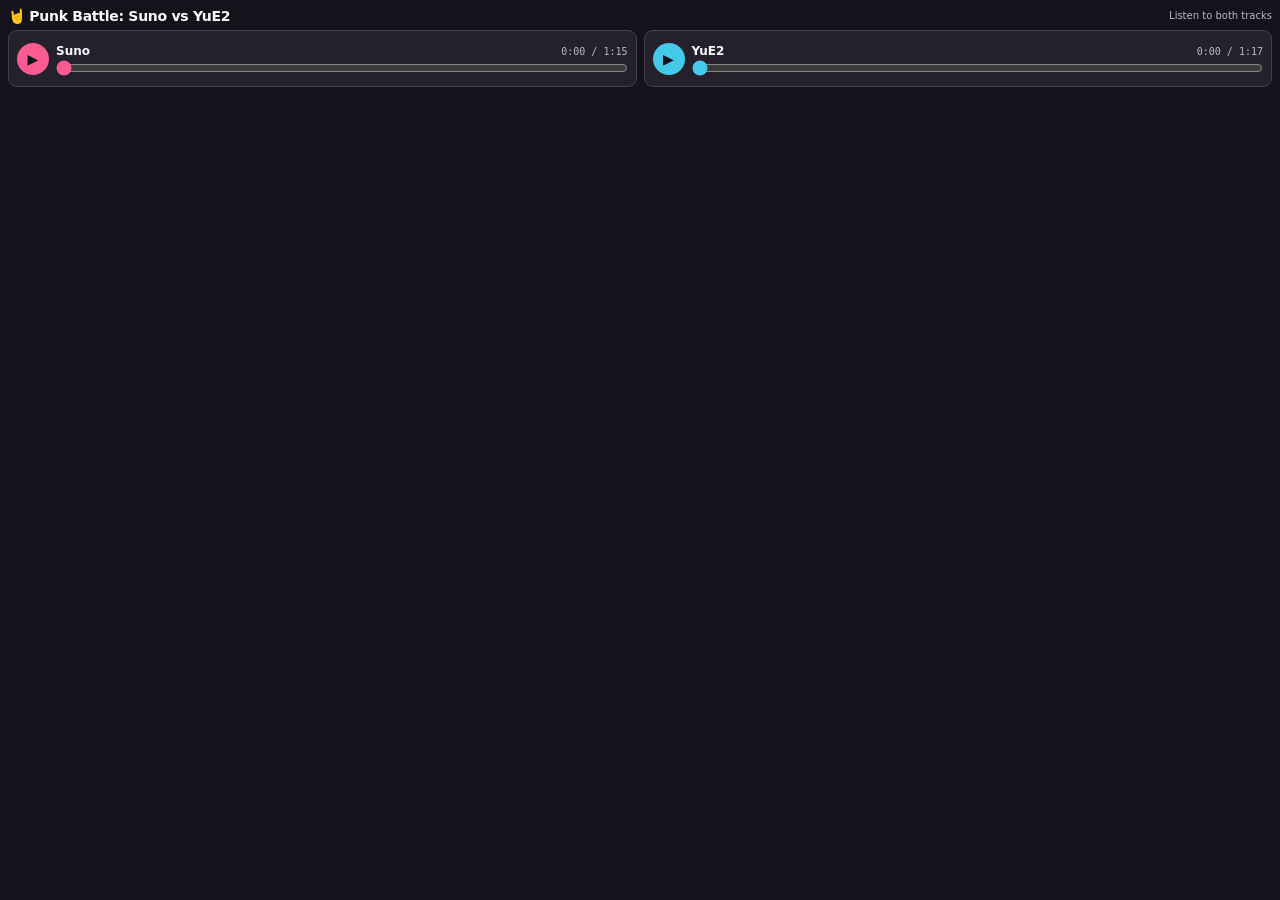
<file: punk-battle.html>
<!DOCTYPE html>
<html lang="en">
<head>
  <meta charset="utf-8">
  <meta name="viewport" content="width=device-width, initial-scale=1">
  <meta name="color-scheme" content="dark">
  <title>Punk Battle: Suno vs YuE2</title>
  <style>
  :root { color-scheme: dark; --bg:#15121c; --card:#24202c; --border:#494052; --text:#fbf8fd; --muted:#bdb6ca; --pink:#fa5b90; --blue:#45c9e9; }
  * { box-sizing:border-box; }
  html, body { width:100%; height:100%; padding:0; margin:0; overflow:hidden; }
  body { background:var(--bg); color:var(--text); font-family:system-ui,-apple-system,"Segoe UI",sans-serif; }
  main { width:100%; padding:6px 8px; }
  header { display:flex; align-items:center; justify-content:space-between; gap:8px; margin:0 0 5px; height:19px; }
  h1 { font-size:14px; font-weight:750; letter-spacing:-.02em; margin:0; line-height:18px; white-space:nowrap; overflow:hidden; text-overflow:ellipsis; }
  .subtitle { color:var(--muted); font-size:10px; white-space:nowrap; }
  .tracks { display:grid; grid-template-columns:repeat(2,minmax(0,1fr)); gap:7px; }
  .track { display:flex; align-items:center; gap:7px; min-width:0; min-height:57px; padding:6px 8px; background:var(--card); border:1px solid var(--border); border-radius:9px; }
  .play { display:grid; place-items:center; flex:none; width:32px; height:32px; padding:0; border:0; border-radius:50%; background:var(--pink); color:#15121c; font:700 14px system-ui,sans-serif; cursor:pointer; }
  .track.yue2 .play { background:var(--blue); }
  .play:focus-visible, .seek:focus-visible { outline:2px solid white; outline-offset:2px; }
  .details { display:flex; flex-direction:column; gap:5px; flex:1; min-width:0; }
  .trackhead { display:flex; align-items:baseline; gap:5px; justify-content:space-between; min-width:0; line-height:13px; }
  .name { font-size:12px; font-weight:700; white-space:nowrap; }
  .time { font:10px/12px ui-monospace,Consolas,monospace; color:var(--muted); white-space:nowrap; }
  .seek { display:block; width:100%; height:10px; padding:0; margin:0; cursor:pointer; accent-color:var(--pink); }
  .track.yue2 .seek { accent-color:var(--blue); }
  audio { display:none; }
  @media(max-width:410px) {
    main { padding:5px; }
    header { margin-bottom:3px; }
    .subtitle { display:none; }
    .tracks { gap:5px; }
    .track { padding:5px; gap:5px; min-height:56px; }
    .play { width:27px; height:27px; font-size:12px; }
    .name { font-size:11px; }
    .time { font-size:9px; }
  }
  @media (prefers-reduced-motion: no-preference) { .play { transition:filter .12s ease; } .play:hover { filter:brightness(1.12); } }
</style>
</head>
<body>
<main>
  <header><h1>🤘 Punk Battle: Suno vs YuE2</h1><span class="subtitle">Listen to both tracks</span></header>
  <div class="tracks">
      <section class="track suno">
        <button class="play" type="button" aria-label="Play Suno">▶</button>
        <div class="details">
          <div class="trackhead"><span class="name">Suno</span><span class="time">0:00 / --:--</span></div>
          <input class="seek" type="range" min="0" max="1000" value="0" disabled aria-label="Seek Suno track">
        </div>
        <audio preload="metadata" src="/musicbattle/punk-suno.mp3"></audio>
      </section>
      <section class="track yue2">
        <button class="play" type="button" aria-label="Play YuE2">▶</button>
        <div class="details">
          <div class="trackhead"><span class="name">YuE2</span><span class="time">0:00 / --:--</span></div>
          <input class="seek" type="range" min="0" max="1000" value="0" disabled aria-label="Seek YuE2 track">
        </div>
        <audio preload="metadata" src="/musicbattle/punk-yue2.wav"></audio>
      </section>
  </div>
</main>
<script>
  (() => {
    const tracks = Array.from(document.querySelectorAll('.track'));
    const format = seconds => {
      if (!Number.isFinite(seconds)) return '--:--';
      seconds = Math.max(0, Math.floor(seconds));
      return `${Math.floor(seconds / 60)}:${String(seconds % 60).padStart(2, '0')}`;
    };
    tracks.forEach(track => {
      const audio = track.querySelector('audio');
      const button = track.querySelector('.play');
      const seek = track.querySelector('.seek');
      const time = track.querySelector('.time');
      const name = track.querySelector('.name').textContent;
      const sync = () => {
        const duration = audio.duration;
        time.textContent = `${format(audio.currentTime)} / ${format(duration)}`;
        if (Number.isFinite(duration) && duration > 0) {
          seek.value = String(Math.round(audio.currentTime / duration * 1000));
          seek.disabled = false;
        } else { seek.value = '0'; seek.disabled = true; }
        button.textContent = audio.paused ? '▶' : '❚❚';
        button.setAttribute('aria-label', `${audio.paused ? 'Play' : 'Pause'} ${name}`);
      };
      button.addEventListener('click', () => {
        if (!audio.paused) audio.pause();
        else {
          tracks.forEach(other => {
            const player = other.querySelector('audio');
            if (player !== audio) player.pause();
          });
          audio.play().catch(() => { button.title = 'Unable to play audio. Check the MP3 URL.'; sync(); });
        }
      });
      seek.addEventListener('input', () => {
        if (Number.isFinite(audio.duration) && audio.duration > 0)
          audio.currentTime = Number(seek.value) / 1000 * audio.duration;
      });
      ['loadedmetadata','timeupdate','durationchange','play','pause','ended'].forEach(type => audio.addEventListener(type, sync));
      audio.addEventListener('error', () => { time.textContent = 'MP3 unavailable'; button.title = 'Check the audio file URL'; });
      sync();
    });
  })();
</script>
</body>
</html>
</file>
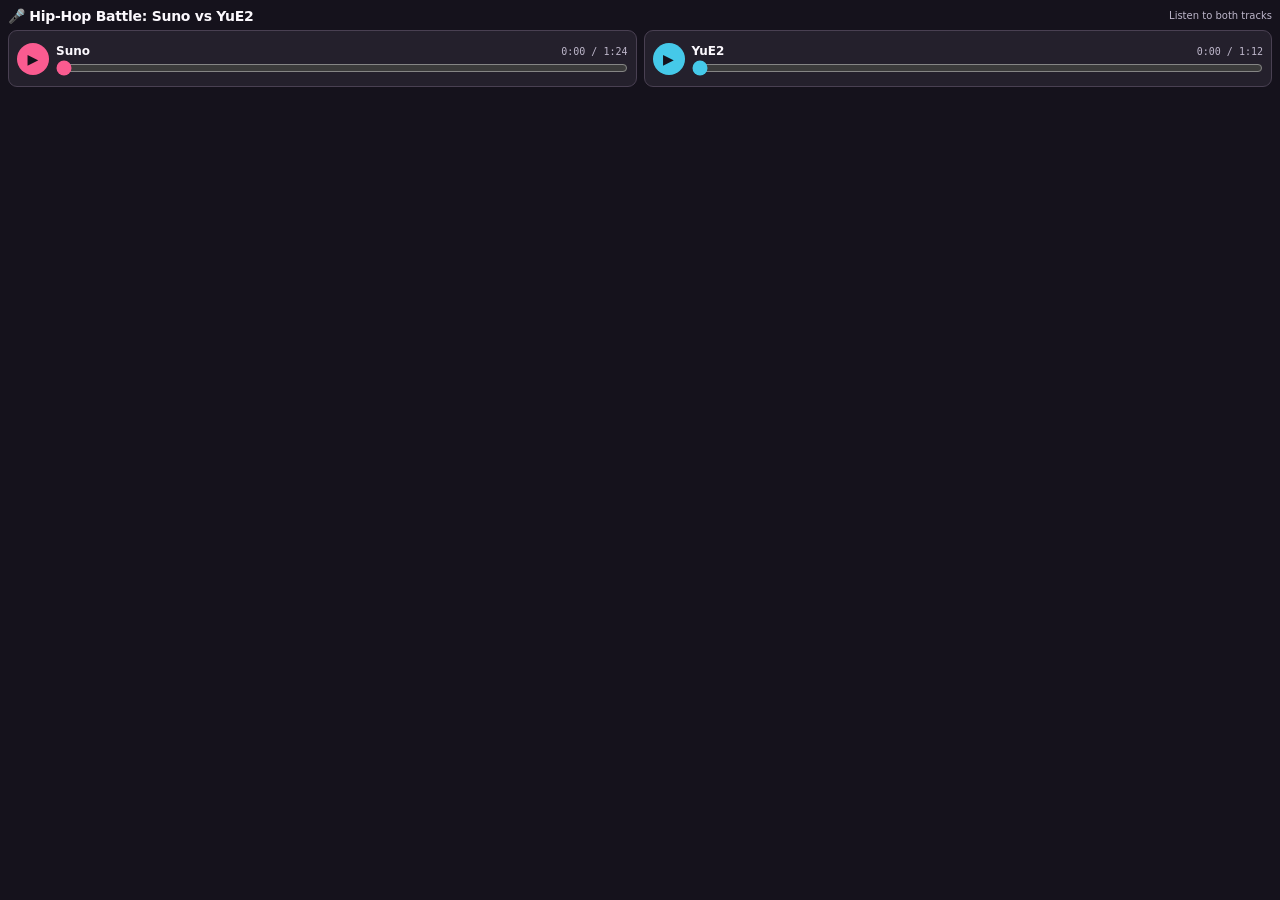
<file: rap-battle.html>
<!DOCTYPE html>
<html lang="en">
<head>
  <meta charset="utf-8">
  <meta name="viewport" content="width=device-width, initial-scale=1">
  <meta name="color-scheme" content="dark">
  <title>Rap Battle: Suno vs YuE2</title>
  <style>
  :root { color-scheme: dark; --bg:#15121c; --card:#24202c; --border:#494052; --text:#fbf8fd; --muted:#bdb6ca; --pink:#fa5b90; --blue:#45c9e9; }
  * { box-sizing:border-box; }
  html, body { width:100%; height:100%; padding:0; margin:0; overflow:hidden; }
  body { background:var(--bg); color:var(--text); font-family:system-ui,-apple-system,"Segoe UI",sans-serif; }
  main { width:100%; padding:6px 8px; }
  header { display:flex; align-items:center; justify-content:space-between; gap:8px; margin:0 0 5px; height:19px; }
  h1 { font-size:14px; font-weight:750; letter-spacing:-.02em; margin:0; line-height:18px; white-space:nowrap; overflow:hidden; text-overflow:ellipsis; }
  .subtitle { color:var(--muted); font-size:10px; white-space:nowrap; }
  .tracks { display:grid; grid-template-columns:repeat(2,minmax(0,1fr)); gap:7px; }
  .track { display:flex; align-items:center; gap:7px; min-width:0; min-height:57px; padding:6px 8px; background:var(--card); border:1px solid var(--border); border-radius:9px; }
  .play { display:grid; place-items:center; flex:none; width:32px; height:32px; padding:0; border:0; border-radius:50%; background:var(--pink); color:#15121c; font:700 14px system-ui,sans-serif; cursor:pointer; }
  .track.yue2 .play { background:var(--blue); }
  .play:focus-visible, .seek:focus-visible { outline:2px solid white; outline-offset:2px; }
  .details { display:flex; flex-direction:column; gap:5px; flex:1; min-width:0; }
  .trackhead { display:flex; align-items:baseline; gap:5px; justify-content:space-between; min-width:0; line-height:13px; }
  .name { font-size:12px; font-weight:700; white-space:nowrap; }
  .time { font:10px/12px ui-monospace,Consolas,monospace; color:var(--muted); white-space:nowrap; }
  .seek { display:block; width:100%; height:10px; padding:0; margin:0; cursor:pointer; accent-color:var(--pink); }
  .track.yue2 .seek { accent-color:var(--blue); }
  audio { display:none; }
  @media(max-width:410px) {
    main { padding:5px; }
    header { margin-bottom:3px; }
    .subtitle { display:none; }
    .tracks { gap:5px; }
    .track { padding:5px; gap:5px; min-height:56px; }
    .play { width:27px; height:27px; font-size:12px; }
    .name { font-size:11px; }
    .time { font-size:9px; }
  }
  @media (prefers-reduced-motion: no-preference) { .play { transition:filter .12s ease; } .play:hover { filter:brightness(1.12); } }
</style>
</head>
<body>
<main>
  <header><h1>🎤 Hip-Hop Battle: Suno vs YuE2</h1><span class="subtitle">Listen to both tracks</span></header>
  <div class="tracks">
      <section class="track suno">
        <button class="play" type="button" aria-label="Play Suno">▶</button>
        <div class="details">
          <div class="trackhead"><span class="name">Suno</span><span class="time">0:00 / --:--</span></div>
          <input class="seek" type="range" min="0" max="1000" value="0" disabled aria-label="Seek Suno track">
        </div>
        <audio preload="metadata" src="/musicbattle/hiphop-suno.mp3"></audio>
      </section>
      <section class="track yue2">
        <button class="play" type="button" aria-label="Play YuE2">▶</button>
        <div class="details">
          <div class="trackhead"><span class="name">YuE2</span><span class="time">0:00 / --:--</span></div>
          <input class="seek" type="range" min="0" max="1000" value="0" disabled aria-label="Seek YuE2 track">
        </div>
        <audio preload="metadata" src="/musicbattle/hiphop-yue2.wav"></audio>
      </section>
  </div>
</main>
<script>
  (() => {
    const tracks = Array.from(document.querySelectorAll('.track'));
    const format = seconds => {
      if (!Number.isFinite(seconds)) return '--:--';
      seconds = Math.max(0, Math.floor(seconds));
      return `${Math.floor(seconds / 60)}:${String(seconds % 60).padStart(2, '0')}`;
    };
    tracks.forEach(track => {
      const audio = track.querySelector('audio');
      const button = track.querySelector('.play');
      const seek = track.querySelector('.seek');
      const time = track.querySelector('.time');
      const name = track.querySelector('.name').textContent;
      const sync = () => {
        const duration = audio.duration;
        time.textContent = `${format(audio.currentTime)} / ${format(duration)}`;
        if (Number.isFinite(duration) && duration > 0) {
          seek.value = String(Math.round(audio.currentTime / duration * 1000));
          seek.disabled = false;
        } else { seek.value = '0'; seek.disabled = true; }
        button.textContent = audio.paused ? '▶' : '❚❚';
        button.setAttribute('aria-label', `${audio.paused ? 'Play' : 'Pause'} ${name}`);
      };
      button.addEventListener('click', () => {
        if (!audio.paused) audio.pause();
        else {
          tracks.forEach(other => {
            const player = other.querySelector('audio');
            if (player !== audio) player.pause();
          });
          audio.play().catch(() => { button.title = 'Unable to play audio. Check the MP3 URL.'; sync(); });
        }
      });
      seek.addEventListener('input', () => {
        if (Number.isFinite(audio.duration) && audio.duration > 0)
          audio.currentTime = Number(seek.value) / 1000 * audio.duration;
      });
      ['loadedmetadata','timeupdate','durationchange','play','pause','ended'].forEach(type => audio.addEventListener(type, sync));
      audio.addEventListener('error', () => { time.textContent = 'MP3 unavailable'; button.title = 'Check the audio file URL'; });
      sync();
    });
  })();
</script>
</body>
</html>
</file>
<file: styles.css>
/* OLINoX — WAVES: one page, three left-column views. Edit width values in :root. */
:root {
  --bg: #030305;
  --ink: rgba(255,255,255,.94);
  --muted: rgba(204,207,222,.69);
  --dim: rgba(204,207,222,.42);
  --line: rgba(255,255,255,.11);
  --purple: #a78aff;
  --purple-light: #c1b1ff;
  --purple-dark: #7657e9;
  --content-width: 1320px; /* MAIN WIDTH CONTROL: keep the site centered and not full width */
  --left-width: 500px;    /* Width of the artwork / detail card on desktop */
}
* {box-sizing:border-box}
html {scroll-behavior:smooth}
body {margin:0; background:radial-gradient(ellipse at 48% 38%,rgba(87,43,165,.11),transparent 55%),#030305;
  color:var(--ink);font-family:Inter,ui-sans-serif,-apple-system,BlinkMacSystemFont,"Segoe UI",Arial,sans-serif;
  -webkit-font-smoothing:antialiased;}
button,a { -webkit-tap-highlight-color:transparent; }
button {font:inherit;cursor:pointer}
a {color:inherit;text-decoration:none}
a:hover {color:#fff}
:focus-visible {outline:2px solid #b4a4ff;outline-offset:3px}
[hidden] {display:none!important}
.site {min-height:100vh;display:flex;flex-direction:column}
.topbar {height:70px;flex:none;display:flex;align-items:center;justify-content:space-between;
  padding:0 clamp(20px,3.4vw,52px);border-bottom:1px solid var(--line);background:rgba(2,2,5,.6)}
.brand-block {display:flex;flex-direction:column;gap:3px}
.brand {font-weight:650;font-size:18px;line-height:1;color:#fff;display:inline-flex;align-items:center;gap:7px}
.brand-icon {font-size:14px;color:#fff}
.tagline {font-size:12px;letter-spacing:.025em;color:var(--muted);padding-left:19px}
.top-nav a {font-size:12px;color:var(--muted)}
.main {flex:1;display:flex;justify-content:center;align-items:center;padding:clamp(38px,6vw,88px) 30px 75px}
.layout {width:100%;max-width:var(--content-width);display:grid;grid-template-columns:minmax(0,var(--left-width)) minmax(0,1fr);
  align-items:start;gap:clamp(40px,4.2vw,64px);margin:0 auto}
.left-column {min-width:0}
/* ALBUM ART (canvas overlay remains interactive only visually; pointer events none) */
.artwork-view {padding-top:40px}
.wave-cover {position:relative;width:100%;aspect-ratio:1;overflow:hidden;border:1px solid rgba(255,255,255,.17);
  border-radius:18px;background:#090514;box-shadow:0 24px 70px rgba(0,0,0,.42)}
.cover-fallback {position:absolute;inset:0;display:flex;align-items:flex-end;justify-content:center;padding-bottom:17%;
  background:radial-gradient(ellipse at 48% 50%,rgba(137,95,249,.2),transparent 43%),
  radial-gradient(ellipse at 70% 60%,rgba(68,62,167,.12),transparent 60%),#090611}
.cover-fallback span {font-size:19px;font-weight:250;letter-spacing:.55em;color:rgba(255,255,255,.73);margin-left:.55em}
.wave-cover img {display:block;position:absolute;inset:0;width:100%;height:100%;object-fit:cover}
.wave-cover img.is-missing {display:none}
#waveCanvas {position:absolute;inset:0;width:100%;height:100%;display:block;pointer-events:none}
.album-meta {margin-top:27px;font-size:13px;color:var(--muted);letter-spacing:.03em}
.album-meta span {color:var(--dim);margin:0 5px}
.album-description {font-size:14px;line-height:1.85;color:var(--muted);max-width:440px;margin:23px 0 0}
/* TRACKLIST */
.tracklist-panel {min-width:0}
.section-title {margin:0 0 10px;letter-spacing:.36em;font-size:15px;font-weight:450;color:#c5c2d6}
.section-description {font-size:13px;font-weight:350;font-style:italic;color:var(--muted);line-height:1.6;margin:0 0 24px}
.tracklist {list-style:none;padding:0;margin:0;display:flex;flex-direction:column}
.track {display:grid;grid-template-columns:33px minmax(0,1fr) 37px 34px 112px 153px;gap:12px;
  align-items:center;min-height:51px;padding:7px 12px;margin:0 -12px;
  border:1px solid transparent;border-bottom-color:var(--line);border-radius:10px;
  transition:background .15s ease,border-color .15s ease,box-shadow .15s ease}
.track:hover,.track:focus-within,.track.is-selected {border-color:rgba(151,118,255,.66);
  background:rgba(124,83,213,.075);box-shadow:0 0 25px rgba(114,71,224,.055)}
.track-number {color:var(--purple);font-size:15px;font-variant-numeric:tabular-nums;letter-spacing:.035em}
.track-name {font-size:13px;line-height:1.4;font-weight:400;white-space:normal;overflow-wrap:anywhere;color:#f3f2f7}
.track-duration {color:var(--muted);font-size:12px;text-align:right;font-variant-numeric:tabular-nums}
.play-btn {height:32px;width:32px;display:flex;align-items:center;justify-content:center;border-radius:50%;
  border:1px solid rgba(255,255,255,.3);background:transparent;color:#f1efff;transition:.2s}
.play-btn svg {height:15px;width:15px;fill:currentColor}
.play-btn:hover,.play-btn.is-playing {border-color:var(--purple-light);background:rgba(159,123,255,.16)}
.track-division {height:24px;width:1px;background:rgba(255,255,255,.18);margin:0 5px 0 8px}
.detail-action {border:0;background:transparent;color:rgba(244,241,251,.82);padding:7px 3px;
  display:flex;justify-content:center;align-items:center;gap:8px;font-size:11px;white-space:nowrap;transition:color .2s}
.detail-action svg {width:15px;height:15px;stroke:currentColor;fill:none;stroke-width:1.7;stroke-linecap:round;stroke-linejoin:round}
.detail-action:hover,.detail-action.is-current {color:var(--purple-light)}
.player-status {min-height:19px;margin:12px 0 0;color:#c4b7ff;font-size:12px}
/* LEFT PANEL when selected */
.detail-view {border-radius:20px;border:1px solid rgba(157,110,219,.42);padding:17px 24px 17px;
  background:linear-gradient(135deg,rgba(80,39,121,.085),rgba(20,14,26,.18));
  box-shadow:0 12px 46px rgba(0,0,0,.16)}
.detail-topline {display:flex;justify-content:flex-end;min-height:22px;margin-bottom:3px}
.back-art {border:0;background:transparent;color:var(--dim);font-size:11px;padding:0 2px;letter-spacing:.025em}
.back-art:hover {color:var(--purple-light)}
.detail-tabs {display:grid;grid-template-columns:1fr 1fr;border-bottom:1px solid rgba(255,255,255,.16)}
.detail-tab {appearance:none;border:0;border-bottom:3px solid transparent;background:transparent;
  min-height:52px;color:rgba(246,241,255,.73);font-size:12px;display:flex;align-items:center;
  justify-content:center;gap:11px;white-space:nowrap;padding:5px 7px;letter-spacing:.005em}
.detail-tab svg {width:19px;height:19px;stroke:currentColor;fill:none;stroke-width:1.6;stroke-linecap:round;stroke-linejoin:round}
.detail-tab:hover {color:#fff}
.detail-tab[aria-selected="true"] {color:#fff;font-weight:550;border-bottom-color:var(--purple);
  background:linear-gradient(180deg,rgba(144,80,220,.08),transparent)}
.detail-scroll {max-height:590px;min-height:465px;overflow:auto;padding:27px 10px 8px 5px;scrollbar-width:thin;scrollbar-color:rgba(145,115,215,.45) transparent}
.song-heading {display:flex;align-items:baseline;gap:14px;margin:0 0 27px}
.song-number {font-size:27px;font-weight:350;color:var(--purple)}
.song-title {font-size:26px;letter-spacing:-.018em;font-weight:390;line-height:1.2;margin:0}
.lyrics-group {margin:0 0 25px}
.lyrics-label {color:var(--purple-light);font-size:14px;margin:0 0 7px}
.lyrics-lines {margin:0;white-space:pre-line;color:rgba(255,255,255,.89);line-height:1.72;font-weight:350;font-size:14px}
.empty-message {color:var(--muted);font-size:13px;line-height:1.7}
/* Behind the Scenes */
.behind-block {padding:15px 0;border-top:1px solid var(--line)}
.behind-block:first-of-type {border-top:0;padding-top:0}
.mini-heading {color:rgba(245,244,249,.84);font-size:11px;letter-spacing:.17em;font-weight:580;margin:0 0 12px}
.idea-copy {font-size:14px;line-height:1.65;color:rgba(245,243,249,.92);padding-left:15px;
  border-left:2px solid var(--purple);margin:0 0 9px}
.idea-explainer {font-size:12px;line-height:1.7;color:var(--muted);margin:7px 0 0 17px}
.ai-grid {display:grid;gap:9px}
.ai-row {
  display: grid;
  grid-template-columns: 160px minmax(0,1fr) 38px;
  gap: 8px;
  align-items: center;
  font-size: 12px;
}
.ai-label {color:#ededf1;line-height:1.4; white-space: nowrap;}
.ai-track {height:7px;border-radius:10px;background:rgba(255,255,255,.19);overflow:hidden}
.ai-fill {height:100%;border-radius:10px;background:linear-gradient(90deg,#b779ff,#9c91ff)}
.ai-number {font-size:12px;text-align:right;color:#fff;font-variant-numeric:tabular-nums}
.ai-model {color:var(--muted);font-size:11px;margin:4px 0 0 84px}
.method-table {width:100%;border-collapse:collapse;text-align:left;table-layout:fixed;font-size:11px}
.method-table col:nth-child(1) {width:22%}
.method-table col:nth-child(2) {width:43%}
.method-table col:nth-child(3) {width:35%}
.method-table th {font-size:10px;font-weight:500;color:var(--dim);letter-spacing:.08em;padding:0 5px 10px 0;text-transform:uppercase}
.method-table td {border-top:1px solid rgba(255,255,255,.09);padding:8px 5px 8px 0;vertical-align:top;line-height:1.45;color:var(--muted);overflow-wrap:anywhere}
.method-table td:first-child {color:#f5f4fb}
.method-table td:last-child {color:#c9bedf}
.mastering-copy {font-size:12px;line-height:1.65;color:rgba(245,244,249,.85);margin:0}
.mastering-steps {font-size:11px;line-height:1.7;color:var(--muted);margin:4px 0 0}
.demo-note {display:inline-block;font-size:10px;color:#d7bdff;background:rgba(157,104,223,.11);border:1px solid rgba(157,104,223,.26);
  border-radius:9px;padding:4px 7px;margin:0 0 12px}
.detail-pager {display:flex;justify-content:space-between;gap:10px;margin:10px 0 0;padding-top:14px;border-top:1px solid var(--line)}
.pager-link {border:0;background:transparent;color:rgba(250,246,255,.83);font-size:11px;text-align:left;padding:7px 0;max-width:50%;line-height:1.5}
.pager-link:last-child {text-align:right}
.pager-link:hover {color:var(--purple-light)}
.pager-link:disabled {visibility:hidden}
/* Footer */
.footer {border-top:1px solid var(--line);min-height:64px;display:flex;align-items:center;justify-content:space-between;
  gap:20px;padding:12px clamp(20px,3.4vw,52px);color:var(--muted);font-size:12px}
.footer-links {display:flex;flex-wrap:wrap;align-items:center;gap:15px;color:var(--muted);font-size:11px;letter-spacing:.02em}
.footer-links span {opacity:.55}
/* Responsive layout: a single column, switching left details above the tracklist */
@media(max-width:1150px){
  :root{--left-width:420px}
  .layout {gap:33px}
  .main {padding-left:25px;padding-right:25px}
  .track {grid-template-columns:29px minmax(0,1fr) 36px 34px;gap:9px;min-height:66px}
  .track-division {display:none}
  .detail-action {font-size:10px}
  .track .detail-action {grid-row:2}
  .track .lyrics-action {grid-column:2/3;justify-content:flex-start}
  .track .behind-action {grid-column:3/5;justify-content:flex-start}
}
@media(max-width:820px){
  .layout{max-width:570px;grid-template-columns:minmax(0,1fr);gap:55px}
  .artwork-view {padding-top:0}
  .main {align-items:flex-start;padding:44px 22px 60px}
  /* Native page scroll is clearer than a nested scroll panel on tablets/phones. */
  .detail-scroll {max-height:none;min-height:0;overflow:visible}
  .track {grid-template-columns:30px minmax(0,1fr) 40px 34px 112px 145px;min-height:54px}
  .track-division {display:block}
  .track .detail-action {grid-row:auto}
  .track .lyrics-action,.track .behind-action {grid-column:auto}
}
@media(max-width:680px){
  .topbar{padding:0 18px;height:66px}
  .brand{font-size:16px}.tagline{font-size:10px}
  .main{padding:30px 18px 50px}
  .layout{gap:42px}
  .detail-view{padding:12px 15px 14px;border-radius:15px}
  .detail-tab {font-size:11px;gap:7px}
  .detail-tab svg{width:16px;height:16px}
  .detail-scroll {padding:22px 4px 5px;min-height:0;max-height:none;overflow:visible}
  .song-title {font-size:23px}.song-number{font-size:24px}
  .track {grid-template-columns:28px minmax(0,1fr) 39px 33px;gap:6px 10px;min-height:67px;padding:9px 8px;margin:0 -8px}
  .track-division {display:none}
  .track .detail-action {grid-row:2}
  .track .lyrics-action{grid-column:2/3;justify-content:flex-start}
  .track .behind-action{grid-column:3/5;justify-content:flex-end}
  .detail-action{font-size:11px}
  .footer {align-items:flex-start;flex-direction:column;gap:7px;padding:18px}
  .footer-links{gap:10px;font-size:10px}
}
@media(prefers-reduced-motion:reduce){html{scroll-behavior:auto}*,*::before,*::after{transition:none!important}}
</file>
